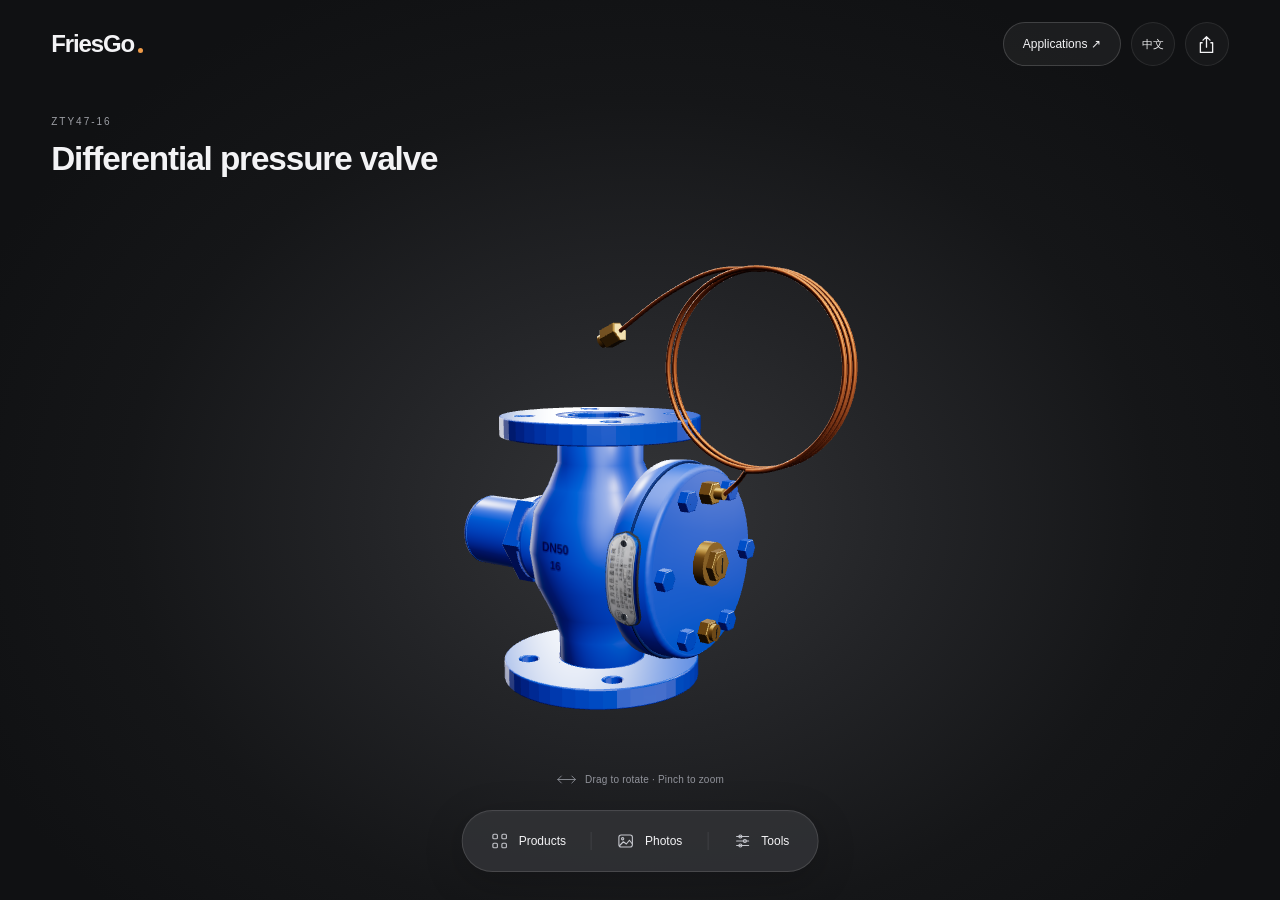
<file: index.html>
<!doctype html>
<html lang="zh-CN">
<head>
<meta charset="utf-8"><meta name="viewport" content="width=device-width,initial-scale=1,viewport-fit=cover">
<meta name="theme-color" content="#101113"><meta name="description" content="Explore FriesGo industrial valves in interactive 3D. Rotate, zoom and view product photos."><title>FriesGo · 三维产品</title>
<link rel="stylesheet" href="product.css?v=release-20477fec5de5">
<script>const u=new URL(location.href);if(!u.searchParams.has("product"))u.searchParams.set("product","dp");if(!u.searchParams.has("lang"))u.searchParams.set("lang",(()=>{try{return localStorage.getItem("friesgo-language")||"en"}catch(_){return "en"}})());history.replaceState(null,"",u);</script>
<script type="module" src="src/product-viewer.min.js?v=release-20477fec5de5"></script>
<script type="module" src="customer-ui.js?v=release-20477fec5de5"></script>
</head>
<body>
<header class="product-header">
<a class="brand" href="index.html" aria-label="FriesGo 3D products">FriesGo<span class="brand-dot" aria-hidden="true"></span></a>
<span id="product-header-label" hidden></span>
<nav class="product-links" aria-label="Navigation"><a id="header-applications" class="applications-entry" href="solutions.html?lang=en">应用方案 ↗</a><button id="language-toggle" class="round-button" aria-label="Switch language">EN</button><button id="share-product" class="round-button" aria-label="分享产品"><svg viewBox="0 0 24 24"><path d="M12 15V3m-4 4 4-4 4 4M7 10H5v11h14V10h-2"/></svg></button></nav>
</header>
<main>
<section class="product-hero" aria-label="阀门三维产品展示">
<div class="hero-copy"><p class="eyebrow" id="product-code">ZTY47-16</p><h1 id="product-title">自力式压差控制阀</h1></div>
<div class="product-stage" id="product-stage">
<img id="customer-poster" class="customer-poster" src="assets/poster-studio-dp.webp" alt="" aria-hidden="true">
<div id="loading" role="status"><span class="spinner"></span><p>正在打开三维产品…</p></div>
<canvas id="product-canvas" tabindex="0" aria-label="阀门三维模型，拖动旋转，双指缩放。"></canvas>
<div class="view-label" hidden><span id="mode-label"></span><span id="cut-label" hidden></span></div>
<div id="part-markers" aria-label="模型部位标注"></div>
<article id="part-detail" class="part-detail" hidden aria-live="polite"><button id="detail-close" class="close-button" aria-label="关闭零件说明">×</button><span id="part-number"></span><h2 id="part-name"></h2><p id="part-copy"></p><small id="part-note"></small></article>
<p class="gesture" id="gesture"><svg viewBox="0 0 24 14"><path d="M2 7h20M6 3 2 7l4 4m12-8 4 4-4 4"/></svg><span id="gesture-text">单指旋转 · 双指缩放</span></p>
<div class="stage-controls">
<div class="view-switch" role="group" aria-label="选择产品视图"><button id="exterior-view" aria-pressed="true">外观</button><button id="section-view" aria-pressed="false">剖面</button></div>
<div class="viewer-dock">
<button id="products-open" aria-haspopup="dialog" aria-controls="products-dialog"><svg viewBox="0 0 24 24"><rect x="3" y="3" width="6" height="6" rx="1.5"/><rect x="15" y="3" width="6" height="6" rx="1.5"/><rect x="3" y="15" width="6" height="6" rx="1.5"/><rect x="15" y="15" width="6" height="6" rx="1.5"/></svg><span id="products-open-label">切换产品</span></button>
<span class="dock-rule"></span>
<button id="photo-open" aria-haspopup="dialog"><svg viewBox="0 0 24 24"><rect x="3" y="4" width="18" height="16" rx="3"/><circle cx="8" cy="9" r="1.5"/><path d="m4 18 5-5 4 3 4-5 4 5"/></svg><span id="photo-open-label">实物照片</span></button>
<span class="dock-rule"></span>
<button id="tools-open" aria-haspopup="dialog" aria-controls="tools-dialog"><svg viewBox="0 0 24 24"><path d="M4 6h16M4 12h16M4 18h16"/><circle cx="9" cy="6" r="2"/><circle cx="15" cy="12" r="2"/><circle cx="9" cy="18" r="2"/></svg><span id="tools-open-label">查看工具</span></button>
</div></div>
<p id="render-error" role="alert" hidden><span id="error-copy">3D is unavailable. Please try Safari or Chrome.</span><button id="retry-model">重新加载</button></p>
</div></section>
</main>
<dialog id="products-dialog" class="sheet" aria-labelledby="products-title"><div class="sheet-heading"><div><p class="sheet-eyebrow">FRIESGO / COLLECTION</p><h2 id="products-title">选择产品</h2></div><button class="close-button" data-close="products-dialog" aria-label="关闭">×</button></div><nav class="product-family" aria-label="选择阀门产品"><button data-product="flow" data-index="01" aria-pressed="false">自力式流量控制阀</button><button data-product="dp" data-index="02" aria-pressed="true">自力式压差控制阀</button><button data-product="balance" data-index="03" aria-pressed="false">数字锁定平衡阀</button></nav></dialog>
<dialog id="tools-dialog" class="sheet tools-sheet" aria-labelledby="tools-title"><div class="sheet-heading"><div><p class="sheet-eyebrow">FRIESGO / VIEWER</p><h2 id="tools-title">查看工具</h2></div><button class="close-button" data-close="tools-dialog" aria-label="关闭">×</button></div>
<div class="tool-grid"><button id="toggle-parts" class="tool-button" aria-pressed="false" aria-label="显示部位标注"><svg viewBox="0 0 24 24"><circle cx="12" cy="12" r="8"/><path d="M12 8v8M8 12h8"/></svg><span class="mobile-control-label">部位标注</span></button><button id="auto-rotate" class="tool-button" aria-pressed="false" aria-label="自动旋转"><svg viewBox="0 0 24 24"><path d="M19 8A8 8 0 1 0 20 14M19 3v5h-5"/></svg><span class="mobile-control-label">自动旋转</span></button><button id="reset-product" class="tool-button" aria-label="恢复默认视角"><svg viewBox="0 0 24 24"><path d="M9 4H4v5M15 4h5v5M4 15v5h5M20 15v5h-5"/></svg><span class="mobile-control-label">恢复视角</span></button></div>
<div class="tool-actions"><button id="save-view">保存当前视图 ↗</button><button id="about-open">产品与模型说明 →</button><a id="section-download" href="assets/flow-cad/自力式流量控制阀_A-A剖面.png" download>下载剖面图 ↗</a><button id="export-model" hidden></button></div>
</dialog>
<dialog id="about-dialog" class="sheet" aria-labelledby="about-title"><div class="sheet-heading"><div><p class="sheet-eyebrow">FRIESGO / PRODUCT</p><h2 id="about-title">产品说明</h2></div><button class="close-button" data-close="about-dialog" aria-label="关闭">×</button></div><p class="intro" id="product-subtitle"></p><p class="view-summary" id="view-summary"></p><details class="model-basis" id="flow-basis"><summary>模型说明</summary><p class="customer-basis-copy"></p></details><details class="model-basis" id="photo-basis" hidden><summary>模型说明</summary><p class="customer-basis-copy"></p><p id="photo-source-note" hidden></p></details><a class="customer-applications" id="applications-link" href="solutions.html">查看建筑应用方案 →</a></dialog>
<dialog id="photo-dialog" class="photo-dialog" aria-labelledby="photo-dialog-title"><button id="photo-close" class="close-button" aria-label="关闭实物参考">×</button><h2 id="photo-dialog-title">实物参考</h2><p id="photo-dialog-note"></p><div class="photo-surface"><img id="product-photo" data-src="assets/photo-dp.jpg" loading="lazy" decoding="async" alt="阀门多视角实物照片"></div></dialog>
<dialog id="share-dialog" class="sheet" aria-labelledby="share-title"><div class="sheet-heading"><h2 id="share-title">分享产品</h2><button class="close-button" data-close="share-dialog" aria-label="关闭">×</button></div><p id="share-copy">复制链接，分享当前产品。</p><label id="share-url-label" for="share-url">产品链接</label><input id="share-url" readonly><button id="copy-link" class="primary-button">复制链接</button></dialog>
<p id="ui-status" role="status" aria-live="polite" hidden></p>
<noscript>此三维展示需要启用 JavaScript。<a href="assets/photo-dp.jpg">查看产品照片</a></noscript>
</body></html>
</file>
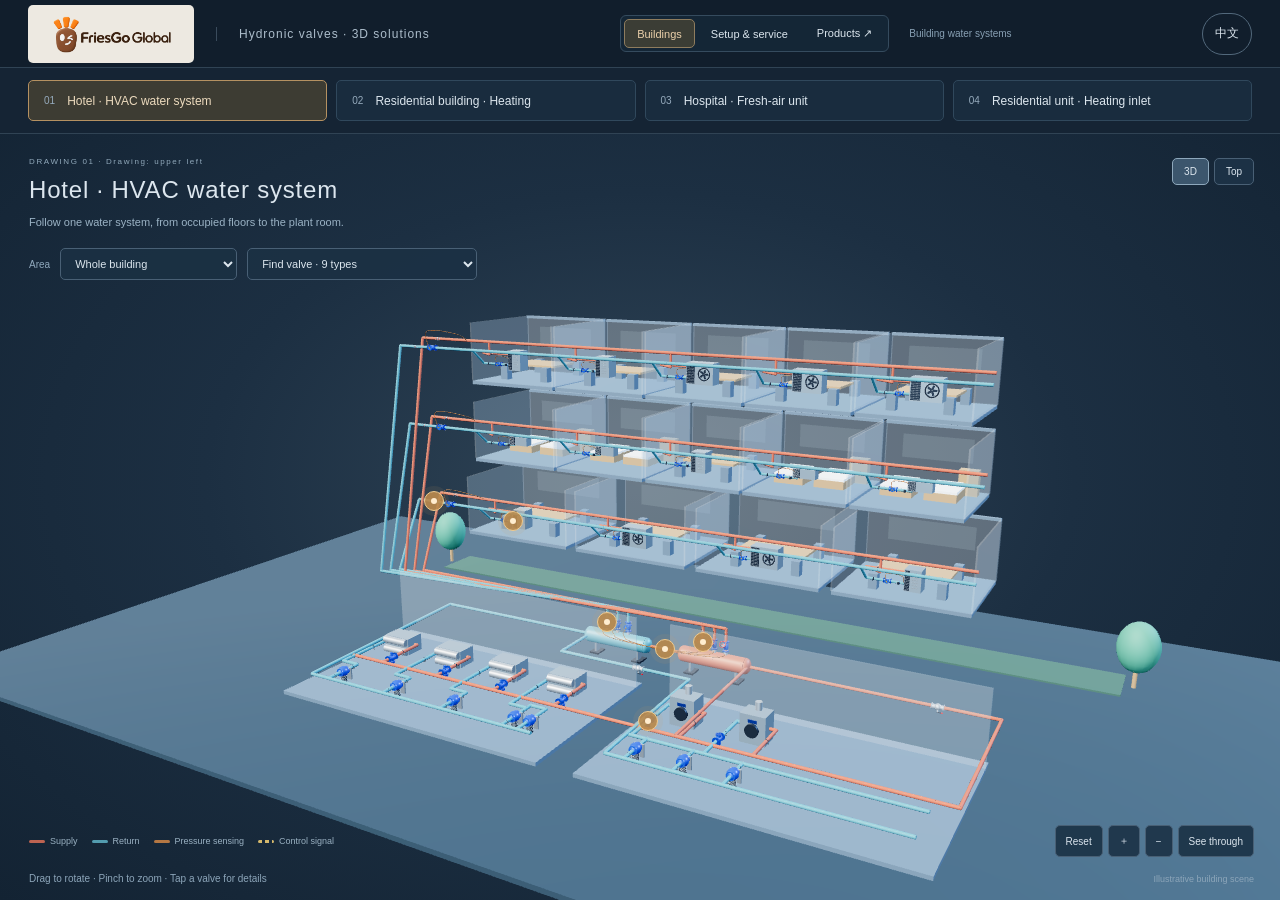
<file: solutions.html>
<!doctype html><html lang="zh-CN"><head><meta charset="utf-8"><meta name="viewport" content="width=device-width,initial-scale=1,viewport-fit=cover"><meta name="theme-color" content="#142131"><title>FriesGo · 建筑水系统三维方案</title><link rel="stylesheet" href="style.css"><link rel="stylesheet" href="solutions-mobile.css?v=release-20477fec5de5"><script defer src="solutions-i18n.js?v=release-20477fec5de5"></script><link rel="stylesheet" href="workbench.css?v=release-20477fec5de5"><script type="module" src="src/solutions.min.js?v=release-20477fec5de5"></script><style>#building-drawing,#drawing-open{display:none!important}</style></head><body>
<header><div class="brand"><img src="assets/friesgo-logo.png" alt="FriesGo Global"><span>水系统阀门 · 三维方案</span></div><div class="mode-switch"><button data-mode="schemes" aria-pressed="true">场景与调试</button><button data-mode="products" aria-pressed="false">三种阀门详看</button></div><span class="local-badge">建筑水系统 · 方案展示</span></header>
<nav id="scheme-nav" aria-label="四个原图方案"></nav><nav id="product-nav" aria-label="三种实拍阀门" hidden></nav>
<main><section class="stage" aria-label="三维交互场景"><div class="stage-title"><div class="eyebrow" id="stage-kicker">DRAWING 04 · 原图右下</div><h1 id="stage-title">供暖单元入口方案</h1><p id="stage-subtitle"></p></div><div class="view-tools" aria-label="三维视角"><button data-view="iso" aria-pressed="true">立体</button><button data-view="front" aria-pressed="false">正面</button><button data-view="back" aria-pressed="false">背面</button><button data-view="top" aria-pressed="false">俯视</button><button data-view="side" aria-pressed="false">侧面</button></div>
<div id="viewport"><canvas id="scene" tabindex="0" aria-label="拖动旋转，滚轮或双指缩放，点击部件；方向键旋转，加减键缩放，Home 恢复视角。"></canvas><div id="labels"></div><div id="scene-error" role="alert" hidden><strong>当前浏览器未能启动三维显示。</strong><p>可以先查看实物照片，或使用支持 WebGL 的 Safari / Chrome 打开。</p><a href="assets/photo-dp.jpg">查看阀门实物照片 ↗</a><a href="index.html">返回产品展示 ↗</a></div></div>
<div class="zones" id="zones" aria-label="放大查看区域"></div><div class="stage-bottom"><div id="legend" class="legend"><span><i class="supply"></i>供水</span><span><i class="return"></i>回水</span><span><i class="pressure"></i>导压</span><span><i class="control-line"></i>控制信号</span></div><div class="tools"><button id="reset">复位</button><button id="zoom-in" aria-label="放大">＋</button><button id="zoom-out" aria-label="缩小">−</button><button id="label-toggle" aria-pressed="true">标注</button><button id="shell-toggle" aria-pressed="false">外壳透视</button></div></div><p class="help">拖动旋转 · 滚轮缩放 · 点金色圆点或阀门看用途和实拍</p><div id="selection-status" aria-live="polite"></div>
</section>
<aside aria-label="详细说明"><div class="aside-head"><span class="eyebrow" id="aside-kicker">SOLUTION DETAILS</span><span id="item-counter"></span></div><h2 id="aside-title"></h2><p id="aside-description" class="description"></p><ul id="facts" class="facts"></ul><div class="list-heading"><h3 id="list-title">部件清单</h3><button id="overview">整体总览</button></div><div id="part-list" class="part-list"></div><div id="instance-area" hidden><label for="instances">选择具体位置</label><select id="instances"></select><button id="focus-selected">放大此处</button></div><section class="detail-block"><p class="eyebrow" id="detail-kicker">CONNECTION OVERVIEW</p><h3 id="detail-title"></h3><p id="detail-copy"></p><p id="model-reference"></p><button id="inspect-product" hidden>进入该阀实物详看 ↗</button></section>
<button id="photo-card" class="photo-card" hidden><img id="photo-thumb" alt="该阀六视图实拍参考"><span>查看六视图实拍 ↗</span></button>
<div id="explode-control" class="control" hidden><label for="explode">外部组件展开<span id="explode-value">0%</span></label><input type="range" id="explode" min="0" max="100" value="0"><p>展开法兰、端盖、调节端等外部件；内部阀芯未推测建模。</p></div>
<div class="control" id="display-controls"><label class="check"><input type="checkbox" id="isolate-zone" checked>局部仅看当前区域</label><label class="check"><input type="checkbox" id="pressure-lines" checked>显示导压管</label><label class="check"><input type="checkbox" id="control-lines" checked>显示控制信号</label><label class="check"><input type="checkbox" id="flow">流向示意（按常规读图推定）</label></div><button id="drawing-open" class="source-button">查看当前原图 ↗</button><p class="accuracy" id="accuracy-note"></p></aside>
<section id="guide" aria-label="连接讲解"><div class="guide-top"><button id="play" class="primary">▶ 播放连接讲解</button><div><strong id="step-title"></strong><p id="step-copy"></p></div><span class="guide-note">选择步骤可直接定位</span></div><div id="steps" class="steps"></div></section></main>
<dialog id="reference-dialog"><div class="dialog-head"><div><div class="eyebrow" id="dialog-kicker">SOURCE REFERENCE</div><h2 id="dialog-title">原图对照</h2></div><button id="dialog-close" aria-label="关闭对照">×</button></div><p id="dialog-caption"></p><div class="image-controls"><button id="image-smaller">−</button><button id="image-larger">＋</button><button id="image-reset">适合宽度</button><span>可放大并滚动查看文字与符号</span></div><div class="image-scroll"><img id="reference-image" alt="原始图纸或用户提供的阀门实拍照片"></div></dialog><noscript>请启用 JavaScript。</noscript></body></html>
</file>
<file: product.css>
/* Product studio: one full-screen stage, progressive disclosure, touch-first controls. */
:root{color-scheme:dark;--paper:#101113;--ink:#f3f3f5;--muted:#a2a3a8;--line:#ffffff16;--panel:#242528;--safe-bottom:env(safe-area-inset-bottom,0px)}
*{box-sizing:border-box}[hidden]{display:none!important}html,body{margin:0;width:100%;height:100%;overflow:hidden}body{background:var(--paper);color:var(--ink);font-family:-apple-system,BlinkMacSystemFont,"PingFang SC","Microsoft YaHei",sans-serif;-webkit-font-smoothing:antialiased}button,a{-webkit-tap-highlight-color:transparent}button{font:inherit;color:inherit;cursor:pointer;touch-action:manipulation}button:disabled{opacity:.4;cursor:wait}a{color:inherit;text-decoration:none}button:focus-visible,a:focus-visible,summary:focus-visible,canvas:focus-visible,input:focus-visible{outline:2px solid #a7ceff;outline-offset:4px}svg{width:21px;height:21px;fill:none;stroke:currentColor;stroke-width:1.5;stroke-linecap:round;stroke-linejoin:round;flex:none}
.product-header{position:absolute;inset:0 0 auto;height:88px;padding:env(safe-area-inset-top,0px) clamp(24px,4vw,64px) 0;display:flex;align-items:center;justify-content:space-between;gap:16px;z-index:10;pointer-events:none}.product-header a,.product-header button{pointer-events:auto}.brand{display:inline-flex;align-items:baseline;font-size:24px;font-weight:700;letter-spacing:-1.1px;min-height:44px;align-items:center}.brand-dot{width:5px;height:5px;border-radius:50%;background:#ef9b48;margin:12px 0 0 4px}.product-links{display:flex;align-items:center;gap:10px}.applications-entry{min-height:44px;padding:0 19px;border:1px solid #ffffff29;border-radius:28px;background:#ffffff0d;display:flex;align-items:center;font-size:12px;font-weight:500;transition:background .2s}.applications-entry:hover{background:#ffffff21}.round-button{width:44px;height:44px;display:grid;place-items:center;background:#ffffff08;border:1px solid var(--line);border-radius:50%;font-size:11px;font-weight:550}.round-button:hover{background:#ffffff1a}
main,.product-hero,.product-stage{position:absolute;inset:0}.product-hero{isolation:isolate;height:100vh;height:100dvh}.product-stage{overflow:hidden;background:radial-gradient(ellipse at 50% 57%,#343538 0,#232427 30%,#151618 57%,#101113 80%)}.hero-copy{position:absolute;top:116px;left:clamp(24px,4vw,64px);right:24px;z-index:2;pointer-events:none;max-width:630px}.eyebrow{color:#9d9fa5;font-size:10px;font-weight:500;letter-spacing:2px;margin:0 0 12px}h1{font-size:clamp(25px,2.6vw,38px);font-weight:550;letter-spacing:-1.1px;line-height:1.22;margin:0;text-wrap:balance}.product-stage canvas{display:block;position:absolute;inset:0;width:100%;height:100%;touch-action:none;cursor:grab;outline-offset:-5px}.product-stage canvas:active{cursor:grabbing}.customer-poster{position:absolute;left:0;top:0;width:100%;height:100%;object-fit:contain;opacity:.85;pointer-events:none}body[data-cad-ready=true] .customer-poster{display:none}.stage-controls{position:absolute;left:50%;bottom:calc(28px + var(--safe-bottom));transform:translateX(-50%);display:flex;flex-direction:column;align-items:center;gap:14px;z-index:5}.viewer-dock{display:flex;align-items:center;gap:6px;border-radius:40px;padding:6px 9px;background:#303134ed;border:1px solid #ffffff20;box-shadow:0 2px 2px #ffffff04 inset,0 10px 40px #0003}.viewer-dock button{border:0;border-radius:28px;background:transparent;min-height:48px;padding:0 19px;display:flex;align-items:center;gap:10px;white-space:nowrap;font-size:12px;font-weight:500}.viewer-dock button:hover{background:#ffffff0f}.viewer-dock svg{width:18px;height:18px;color:#c3c5cb}.dock-rule{width:1px;height:18px;background:#ffffff17}.view-switch{display:flex;padding:4px;border:1px solid #ffffff1a;border-radius:24px;background:#232427e8}.view-switch button{border:0;background:none;border-radius:20px;padding:9px 23px;min-height:40px;font-size:11px;color:#a1a3a9}.view-switch button[aria-pressed=true]{background:#e7e8eb;color:#202124}.view-switch button:hover{color:var(--ink)}.view-switch button[aria-pressed=true]:hover{color:#202124}body[data-product-source=photos] .view-switch{display:none}.gesture{position:absolute;left:50%;bottom:calc(114px + var(--safe-bottom));transform:translateX(-50%);display:flex;align-items:center;gap:8px;color:#92949c;font-size:10px;letter-spacing:.2px;pointer-events:none;white-space:nowrap;margin:0;transition:opacity .25s}.gesture svg{width:21px;height:13px;stroke-width:1}body[data-product-source=cad] .gesture{bottom:calc(177px + var(--safe-bottom))}body[data-interacted=true] .gesture{opacity:0}
#part-markers{position:absolute;inset:0;pointer-events:none;z-index:3}body:not([data-annotations=true]) #part-markers,body[data-transition=true] #part-markers{visibility:hidden}.marker{position:absolute;transform:translate(-50%,-50%);border:1px solid #ffffffa0;background:#24262bee;color:#fff;border-radius:24px;min-width:36px;height:36px;display:flex;align-items:center;justify-content:center;padding:0;box-shadow:0 3px 14px #0003;pointer-events:auto;font-size:10px}.marker b{width:35px;flex-shrink:0;font-weight:500}.marker>span{max-width:0;overflow:hidden;white-space:nowrap;font-size:11px;transition:max-width .2s}.marker:hover>span,.marker[aria-pressed=true]>span{max-width:190px;padding:0 13px 0 4px}.marker[aria-pressed=true]{background:#e7e8eb;color:#17181a}.part-detail{position:absolute;left:clamp(24px,4vw,64px);bottom:calc(130px + var(--safe-bottom));width:300px;max-height:50%;overflow:auto;overscroll-behavior:contain;touch-action:pan-y;padding:25px;border:1px solid #ffffff20;background:#25262af5;border-radius:22px;box-shadow:0 12px 40px #0003;z-index:6}.part-detail>span{font-size:8px;letter-spacing:1.5px;color:#a4a6ae}.part-detail h2{font-size:20px;font-weight:550;line-height:1.3;margin:14px 12px 12px 0}.part-detail p{font-size:12px;line-height:1.85;color:#d0d1d6;margin:0 0 14px}.part-detail small{font-size:10px;line-height:1.7;color:#91939c;display:block}.close-button{border:0;border-radius:50%;background:#ffffff0b;width:40px;height:40px;flex:none;display:grid;place-items:center;color:#b6b7be;font-size:26px;line-height:1;font-weight:300}.close-button:hover{background:#ffffff17;color:#fff}.part-detail>.close-button{position:absolute;right:8px;top:7px;width:36px;height:36px}
#loading{position:absolute;inset:0;z-index:7;display:flex;align-items:center;justify-content:flex-end;padding-bottom:124px;flex-direction:column;gap:4px;font-size:11px;color:#a3a5ad;pointer-events:none;background:#14151733}.spinner{width:22px;height:22px;border:1.5px solid #ffffff15;border-top-color:#c3c9d2;border-radius:50%;animation:spin 1s linear infinite}@keyframes spin{to{transform:rotate(360deg)}}#render-error{position:absolute;left:50%;top:50%;transform:translate(-50%,-50%);background:#28292e;padding:24px;border:1px solid var(--line);border-radius:20px;width:min(390px,88%);font-size:13px;line-height:1.8;z-index:8}#render-error button,.primary-button{display:block;border:0;border-radius:24px;background:#ededf0;color:#202124;padding:13px 22px;font-size:12px;font-weight:550;min-height:44px}#render-error button{margin-top:18px}
dialog{color:var(--ink);background:var(--panel);border:1px solid #ffffff1e;border-radius:26px;box-shadow:0 24px 100px #0006;padding:28px;max-height:calc(100dvh - 40px);overscroll-behavior:contain}dialog::backdrop{background:#0009;backdrop-filter:blur(6px);-webkit-backdrop-filter:blur(6px)}dialog h2{font-size:23px;font-weight:550;letter-spacing:-.6px;line-height:1.25;margin:0}dialog p{font-size:12px;line-height:1.8;color:#a9abb4}.sheet{position:fixed;inset:auto 0 calc(24px + var(--safe-bottom));margin:0 auto;width:min(460px,calc(100% - 32px));padding:28px}.sheet-heading{display:flex;align-items:center;justify-content:space-between;gap:12px;margin-bottom:25px}.sheet-eyebrow{font-size:8px;letter-spacing:1.6px;color:#999ba4;margin:0 0 10px}.product-family{display:flex;flex-direction:column;gap:4px}.product-family button{position:relative;background:transparent;border:1px solid transparent;color:#b9bbc3;text-align:left;padding:19px 38px 19px 46px;border-radius:14px;min-height:64px;font-size:14px;line-height:1.4}.product-family button::before{content:attr(data-index);position:absolute;left:16px;top:23px;color:#71747e;font-size:9px;letter-spacing:.5px}.product-family button[aria-pressed=true]{border-color:#ffffff17;background:#ffffff08;color:#fff}.product-family button[aria-pressed=true]::after{content:"✓";position:absolute;right:17px;color:#c7d8f0}.product-family button:hover{background:#ffffff0a}.tool-grid{display:grid;grid-template-columns:repeat(3,1fr);gap:8px}.tool-button{display:flex;align-items:center;justify-content:center;flex-direction:column;gap:13px;background:#ffffff05;border:1px solid #ffffff0c;border-radius:15px;min-height:90px;padding:12px 5px;color:#c6c8d0}.tool-button svg{width:23px;height:23px}.tool-button span{font-size:11px}.tool-button[aria-pressed=true]{background:#d6e8ff16;border-color:#a3c7f548;color:#e1edff}.tool-button:hover{background:#ffffff0d}.tool-actions{display:flex;flex-direction:column;margin-top:24px;border-top:1px solid var(--line);padding-top:8px}.tool-actions button,.tool-actions a{font:inherit;text-align:left;background:none;border:0;color:#bcbec7;font-size:12px;padding:15px 2px;min-height:46px}.tool-actions button:hover,.tool-actions a:hover{color:#fff}.intro{font-size:15px;line-height:1.85;color:#e1e2e7;margin:0 0 25px}.view-summary{font-size:11px;color:#a4a6af;padding:16px 0;border-top:1px solid var(--line)}.model-basis{font-size:11px;color:#a9abb4;line-height:1.8}.model-basis summary{cursor:pointer;min-height:44px;display:flex;align-items:center;gap:8px}.model-basis summary::before{content:"+";font-size:16px}.model-basis[open] summary::before{content:"−"}.model-basis p{margin-top:0}.customer-applications{display:block;font-size:12px;border-top:1px solid var(--line);padding:21px 0 2px;margin-top:14px;color:#e2e3e8}.photo-dialog{width:min(1000px,calc(100% - 32px));padding:28px}.photo-dialog>.close-button{position:absolute;right:13px;top:13px}.photo-dialog h2{margin-right:30px}.photo-dialog p{margin:13px 30px 20px 0;max-width:750px}.photo-surface{border-radius:12px;overflow:hidden;background:#fff}.photo-dialog img{max-width:100%;max-height:66dvh;object-fit:contain;display:block;margin:auto}#share-url-label{display:block;font-size:10px;color:#999ba5;margin:20px 0 8px}#share-url{width:100%;font:inherit;font-size:12px;border:1px solid #ffffff20;border-radius:10px;padding:14px;background:#18191c;color:#dddfe6}#copy-link{margin-top:16px;width:100%}#ui-status{position:fixed;left:50%;top:100px;transform:translateX(-50%);background:#e7e8eb;color:#22242a;border-radius:22px;padding:13px 20px;font-size:12px;z-index:100;box-shadow:0 5px 25px #0004;white-space:nowrap}noscript{position:absolute;z-index:20;top:40%;left:10%;right:10%;padding:20px;background:#242528;font-size:14px}
@media(min-width:1000px){.sheet{inset:auto 36px 28px auto;margin:0}.hero-copy{max-width:550px}.photo-dialog{max-height:90dvh}}
@media(max-width:700px){.product-header{height:calc(72px + env(safe-area-inset-top,0px));padding:env(safe-area-inset-top,0px) 20px 0;gap:8px}.brand{font-size:21px}.product-links{gap:7px}.applications-entry{padding:0 13px;font-size:11px;min-height:40px}.round-button{width:40px;height:40px}.round-button svg{width:18px;height:18px}.hero-copy{top:calc(106px + env(safe-area-inset-top,0px));left:26px;right:26px;max-width:390px}.eyebrow{font-size:9px;margin-bottom:12px;letter-spacing:1.8px}h1{font-size:27px;letter-spacing:-.8px;line-height:1.25;max-width:340px}.stage-controls{bottom:calc(22px + var(--safe-bottom));gap:12px}.viewer-dock{gap:0;padding:5px 7px}.viewer-dock button{font-size:11px;gap:7px;min-height:48px;padding:0 15px}.viewer-dock svg{width:17px;height:17px}.gesture{bottom:calc(104px + var(--safe-bottom));font-size:9px}.gesture svg{width:19px}.view-switch button{min-height:36px;padding:8px 22px}body[data-product-source=cad] .gesture{bottom:calc(164px + var(--safe-bottom))}.part-detail{left:16px;right:16px;bottom:calc(101px + var(--safe-bottom));width:auto;max-height:min(45%,300px);padding:23px}.part-detail h2{font-size:19px}.marker:hover>span,.marker[aria-pressed=true]>span{max-width:0;padding:0}.sheet{padding:25px 22px;border-radius:24px;bottom:calc(16px + var(--safe-bottom));max-height:calc(100dvh - 32px - var(--safe-bottom))}.photo-dialog{padding:25px 18px;border-radius:22px;width:calc(100% - 24px)}.photo-dialog h2{font-size:20px}.photo-dialog p{font-size:11px}.photo-dialog img{height:auto;width:100%;max-height:68dvh}}
@media(max-height:700px) and (orientation:portrait){.hero-copy{top:90px}h1{font-size:24px}.eyebrow{margin-bottom:8px}.stage-controls{bottom:calc(14px + var(--safe-bottom))}.gesture{bottom:calc(94px + var(--safe-bottom))}body[data-product-source=cad] .gesture{bottom:calc(154px + var(--safe-bottom))}}
@media(orientation:landscape) and (max-height:520px){.product-header{height:64px;padding-left:24px;padding-right:24px}.hero-copy{top:90px;left:26px;max-width:230px;right:auto}h1{font-size:24px}.eyebrow{font-size:8px}.stage-controls{left:67%;bottom:16px;gap:8px}.viewer-dock button{min-height:40px;font-size:10px;padding:0 13px}.viewer-dock{padding:4px 6px}.view-switch button{min-height:32px;padding:7px 19px}.gesture{left:67%;bottom:85px;font-size:9px}body[data-product-source=cad] .gesture{bottom:134px}.part-detail{left:18px;bottom:18px;max-height:calc(100% - 88px);width:255px;padding:20px}.part-detail h2{font-size:17px}.part-detail p{font-size:11px}.sheet{inset:auto 18px 16px auto;margin:0;width:365px;max-height:calc(100dvh - 32px);padding:20px}.sheet-heading{margin-bottom:15px}.tool-button{min-height:72px}.tool-actions{margin-top:13px}.tool-actions button,.tool-actions a{min-height:40px;padding:12px 2px}.product-family button{min-height:55px;padding-top:16px;padding-bottom:16px}.product-family button::before{top:20px}}
@media(prefers-reduced-motion:reduce){*,*::before,*::after{animation-duration:.01ms!important;transition-duration:.01ms!important}}
</file>
<file: style.css>
:root{color-scheme:dark;font-family:-apple-system,BlinkMacSystemFont,"PingFang SC","Microsoft YaHei",sans-serif;color:#dce6ee;background:#142131}*{box-sizing:border-box}[hidden]{display:none!important}body{margin:0}button,select{font:inherit;color:inherit}button{cursor:pointer;border:1px solid #496075;border-radius:5px;background:#23394b;padding:8px 12px}button:hover{border-color:#c1a17b;background:#344a5d}button:focus-visible,select:focus-visible{outline:2px solid #e0b178;outline-offset:3px}header{height:68px;display:flex;align-items:center;gap:22px;padding:0 28px;background:#111e2c;border-bottom:1px solid #304354}.brand{display:flex;gap:22px;align-items:center}.brand img{width:166px;padding:4px 8px;border-radius:5px;background:#ede9e1}.brand span{font-size:12px;letter-spacing:1px;color:#acbdcb;border-left:1px solid #3a4b5c;padding-left:22px}.mode-switch{display:none}.local-badge{margin-left:auto;font-size:10px;color:#88a0b4}#building-drawing{font-size:11px;background:transparent;border-color:#40586c;padding:7px 14px}#scheme-nav{height:66px;display:flex;gap:9px;padding:12px 28px;background:#152434;border-bottom:1px solid #304354}#scheme-nav button{flex:1;display:flex;align-items:center;gap:12px;text-align:left;font-size:12px;background:#192c3e;border-color:#30485c;padding:10px 15px}#scheme-nav button[aria-pressed=true]{background:#3d3c33;border-color:#b59161;color:#eddbbe}#scheme-nav small{color:#95aabc;font-size:10px}#scheme-nav button>span{display:none}#product-nav,#legacy-aside,#guide,#zones{display:none!important}main{display:block}.stage{position:relative;width:100%;height:calc(100vh - 134px);height:calc(100dvh - 134px);min-height:430px;overflow:hidden;background:radial-gradient(ellipse at 50% 45%,#304557 0%,#1c2f42 48%,#132333 100%)}#viewport{position:absolute;inset:0}canvas{display:block;width:100%;height:100%;touch-action:none}.stage-title{position:absolute;left:29px;top:23px;z-index:2;pointer-events:none}.eyebrow{font-size:8px;letter-spacing:1.6px;color:#91a9bb;margin-bottom:8px}.stage-title h1{font-size:24px;font-weight:500;letter-spacing:.8px;margin:0 0 7px}.stage-title p{font-size:11px;line-height:1.8;color:#9bb3c5;margin:0}.view-tools{position:absolute;top:24px;right:26px;display:flex;gap:5px;z-index:3}.view-tools button{font-size:10px;padding:7px 11px;background:#1d3448e6}.view-tools button[aria-pressed=true]{border-color:#8ea8bc;background:#3c566d}.view-tools [data-view=front],.view-tools [data-view=back],.view-tools [data-view=side]{display:none}#building-toolbar{position:absolute;left:29px;top:114px;z-index:5;display:flex;align-items:center;gap:10px}#building-toolbar label{font-size:10px;color:#8fa8bc}#building-area{font-size:11px;min-width:142px;border:1px solid #496075;background:#1b3144e8;border-radius:5px;padding:8px 26px 8px 10px}#building-home{font-size:10px;background:#1b3144e8;padding:8px 10px}body[data-building-view=all] #building-home{display:none}.stage-bottom{position:absolute;left:29px;right:26px;bottom:43px;z-index:4;display:flex;align-items:center;justify-content:space-between;gap:14px;pointer-events:none}.legend{display:flex;gap:14px;flex-wrap:wrap;font-size:9px;color:#9ab1c2}.legend span{display:flex;align-items:center;gap:5px}.legend i{width:16px;height:3px;border-radius:2px}.supply{background:#bd6351}.return{background:#539caf}.pressure{background:#b47743}.control-line{background:repeating-linear-gradient(90deg,#d5b96c 0 4px,transparent 4px 7px)}.tools{display:flex;gap:5px;pointer-events:auto}.tools button{font-size:10px;background:#1b3246e8;padding:8px 10px}.tools button[aria-pressed=true]{border-color:#bd9a6e;color:#e3c59e}#label-toggle{display:none}.help{position:absolute;left:29px;bottom:16px;font-size:10px;color:#8ca5b9;margin:0;pointer-events:none}#selection-status{position:absolute;right:26px;bottom:16px;font-size:9px;color:#8ca5b9;pointer-events:none}#labels{display:none!important}#building-markers{position:absolute;inset:0;pointer-events:none;overflow:hidden}.building-dot{position:absolute;transform:translate(-50%,-50%);width:20px;height:20px;padding:0;border:1px solid #efca8e;background:#b8894ceb;border-radius:50%;pointer-events:auto;box-shadow:0 0 0 5px #d1a26318;z-index:4}.building-dot::after{content:'';position:absolute;inset:6px;background:#ffedcf;border-radius:50%}.building-dot span{display:none;position:absolute;bottom:29px;left:50%;transform:translateX(-50%);white-space:nowrap;font-size:10px;border:1px solid #9f865f;background:#233749ed;padding:5px 8px;border-radius:4px}.building-dot:hover span,.building-dot:focus-visible span,.building-dot[aria-pressed=true] span{display:block}.building-dot[aria-pressed=true]{background:#f0c486;box-shadow:0 0 0 5px #e1bb7640}#building-card{position:absolute;right:26px;top:104px;width:286px;max-height:calc(100% - 182px);z-index:7;border:1px solid #64758a;border-radius:9px;background:#142838f2;box-shadow:0 12px 40px #06111d55;padding:22px;overflow-y:auto;backdrop-filter:blur(12px)}#building-close{position:absolute;right:10px;top:8px;border:0;background:none;padding:0 5px;font-size:22px;color:#9ab1c4}#building-location{font-size:10px;line-height:1.6;color:#c8a673;margin:0 22px 9px 0}#building-name{font-size:19px;font-weight:500;line-height:1.5;margin:0 0 10px;color:#e1edf5}#building-reason{font-size:12px;line-height:1.9;color:#b6cad9;margin:0 0 15px}#building-photo{padding:0;width:100%;overflow:hidden;border:1px solid #607384;border-radius:5px;background:#fff}#building-photo>span{display:block;height:165px;background-size:300% 200%;background-position:left top;background-repeat:no-repeat;background-color:#fff}#building-photo small{display:block;background:#20394c;padding:8px 10px;font-size:9px;color:#b4c9d9;text-align:left}#building-photo-note{font-size:9px;line-height:1.8;margin:9px 0 0;color:#8fa8bc}dialog{width:min(1160px,95vw);max-height:94dvh;border:1px solid #597185;border-radius:9px;background:#182c3e;color:#dbe8f0;padding:22px}dialog::backdrop{background:#04101be6}.dialog-head{display:flex;align-items:center;justify-content:space-between;gap:12px}.dialog-head h2{font-size:20px;font-weight:500;margin:0}.dialog-head button{font-size:23px;padding:1px 10px}.dialog-head .eyebrow{margin-bottom:5px}dialog>p{font-size:11px;color:#a8bdcd;line-height:1.8}.image-controls{display:flex;align-items:center;gap:6px;margin:12px 0}.image-controls button{font-size:10px;padding:6px 12px}.image-controls span{font-size:10px;color:#91aabd;margin-left:auto}.image-scroll{max-height:66dvh;overflow:auto;background:#fff;border-radius:4px}.image-scroll img{display:block;width:100%;max-width:none}#scene-error{position:absolute;inset:40% 15% auto;padding:20px;background:#233b4f;font-size:14px;line-height:1.8}
@media(max-width:800px){header{height:59px;padding:0 16px;gap:12px}.brand img{width:130px}.brand span,.local-badge{display:none}#building-drawing{margin-left:auto;font-size:10px}#scheme-nav{height:94px;padding:9px 16px;display:grid;grid-template-columns:1fr 1fr;gap:6px}#scheme-nav button{font-size:10px;padding:8px 9px;gap:8px}#scheme-nav small{font-size:8px}.stage{height:calc(100vh - 153px);height:calc(100dvh - 153px);min-height:430px}.stage-title{left:18px;top:20px}.stage-title h1{font-size:20px}.stage-title p{font-size:10px;max-width:calc(100vw - 40px)}.eyebrow{font-size:7px}.view-tools{right:17px;top:99px}.view-tools button{font-size:9px;padding:7px 9px}#building-toolbar{left:18px;top:99px;gap:6px}#building-toolbar label{display:none}#building-area{font-size:10px;min-width:120px;padding:7px 20px 7px 8px}#building-home{font-size:9px;padding:7px}.stage-bottom{left:18px;right:17px;bottom:40px;gap:12px;align-items:flex-end}.legend{gap:7px;font-size:8px;max-width:125px}.legend span{gap:4px}.legend i{width:11px}.tools{gap:4px}.tools button{font-size:9px;padding:8px}.help{left:18px;right:18px;bottom:15px;font-size:9px;line-height:1.6}#selection-status{display:none}#building-card{left:16px;right:16px;top:auto;bottom:84px;width:auto;max-height:275px;padding:17px;display:grid;grid-template-columns:minmax(0,1fr) 105px;gap:0 14px;box-shadow:0 7px 30px #06111d77}#building-location{grid-column:1;font-size:9px;margin-bottom:6px}#building-name{grid-column:1;font-size:17px;margin-bottom:7px}#building-reason{grid-column:1;font-size:11px;margin:0;line-height:1.85}#building-photo{grid-column:2;grid-row:2/4;align-self:start}#building-photo>span{height:93px}#building-photo small{font-size:8px;padding:6px}#building-photo-note{grid-column:1/-1;font-size:8px;margin-top:9px}#building-close{top:5px;right:9px;font-size:21px}.building-dot{width:22px;height:22px}.building-dot::after{inset:7px}.image-controls span{display:none}dialog{padding:15px}.dialog-head h2{font-size:17px}}
/* Names stay discoverable; technical content lives on its own screen. */
#work-pages{display:flex;gap:3px;margin-left:auto;padding:3px;border:1px solid #354b5e;border-radius:6px;background:#142636}#work-pages button{font-size:11px;padding:7px 12px;border-color:transparent;background:transparent;white-space:nowrap}#work-pages button[aria-pressed=true]{background:#3b3d35;border-color:#8e7c5e;color:#ebd0aa}.local-badge{margin-left:8px}#building-valve{max-width:230px;font-size:11px;background:#1b3144ed;border:1px solid #496075;border-radius:5px;padding:8px 26px 8px 10px}#building-hover{position:absolute;transform:translate(-50%,-100%);pointer-events:none;z-index:6;font-size:11px;line-height:1.6;background:#183044ed;border:1px solid #b0956e;color:#eed3ae;padding:6px 10px;border-radius:5px;max-width:260px;white-space:normal;text-align:center}.building-dot span{max-width:270px;white-space:normal;width:max-content;text-align:center;line-height:1.6}#building-care-link{font-size:11px;color:#e2bd8a;background:none;border:0;border-top:1px solid #3a5265;border-radius:0;padding:11px 0 0;margin-top:13px;width:100%;text-align:left}#building-photo>span{height:148px}body[data-page=care] .stage{display:none}#care-page{max-width:1080px;padding:22px 38px 32px;margin:0 auto;background:#142536;min-height:calc(100dvh - 134px)}body[data-page=care]{background:#142536}.care-heading{display:flex;justify-content:space-between;align-items:center;gap:20px;margin-bottom:14px}.care-heading h1{font-size:23px;font-weight:500;line-height:1.5;margin:0}.care-heading .eyebrow{margin:0 0 6px}#care-locate{font-size:11px;white-space:nowrap;background:#203c50;border-color:#597185}.care-selectors{display:grid;grid-template-columns:1fr 1fr;gap:20px;margin-bottom:12px}.care-selectors label{display:flex;align-items:center;gap:12px;font-size:11px;color:#95aec1;white-space:nowrap}.care-selectors select{width:100%;min-width:0;border:1px solid #466074;border-radius:5px;background:#1d3448;padding:9px 12px;font-size:12px;color:#d1e2ee}#care-route{border-left:2px solid #9c825c;padding:3px 0 3px 13px}#care-route>div{display:flex;align-items:baseline;gap:12px;font-size:10px;line-height:1.8}#care-route>div>span{min-width:42px;flex-shrink:0;color:#c0a782}#care-route p{margin:3px 0;color:#acbfce}#care-context{font-size:11px;line-height:1.8;color:#8fa9bd;margin:9px 0 12px}.care-valve-heading{display:flex;align-items:center;justify-content:space-between;gap:20px;min-height:58px;margin-bottom:10px}.care-valve-heading>div>span{font-size:9px;color:#8da6b9}.care-valve-heading h2{font-size:21px;font-weight:500;margin:5px 0 6px}.care-valve-heading p{font-size:10px;line-height:1.7;color:#c0a580;margin:0}#care-photo{position:relative;background:#fff;padding:0;border:1px solid #62778b;border-radius:5px;overflow:hidden;flex-shrink:0}#care-photo>span{display:block;width:98px;height:80px;background-size:300% 200%;background-position:left top;background-repeat:no-repeat}#care-photo small{position:absolute;bottom:0;right:0;left:0;background:#173449ce;color:#d2e0e8;font-size:8px;padding:3px;text-align:center}.care-tabs{display:flex;gap:8px;border-bottom:1px solid #3d5367;margin:0 0 10px}.care-tabs button{padding:10px 22px;font-size:12px;border:0;border-bottom:2px solid transparent;border-radius:0;background:none;color:#8faabc}.care-tabs button[aria-selected=true]{border-bottom-color:#d0a56f;color:#e3c391}#care-intro{font-size:11px;line-height:1.8;color:#9fb7c9;margin:0 0 10px}#care-intro.care-isolation{border-left:2px solid #b68e5b;padding:8px 12px;background:#39372e;color:#d5b98f}#care-steps{list-style:none;counter-reset:care;padding:0;margin:0}#care-steps li{counter-increment:care;position:relative;padding:0 0 11px 36px;margin-bottom:8px;border-bottom:1px solid #2b4255}#care-steps li::before{content:counter(care,decimal-leading-zero);position:absolute;left:0;top:2px;color:#b69770;font-size:11px}#care-steps h3{font-size:13px;line-height:1.7;font-weight:500;margin:0 0 5px;color:#ccdce7}#care-steps p{font-size:12px;line-height:1.8;margin:0;color:#92adc1}#care-page details{border-top:1px solid #3a5063;margin-top:17px;padding-top:14px}#care-page summary{font-size:11px;color:#c4ab87;cursor:pointer}#care-page details p,#care-page details small{font-size:10px;line-height:1.9;color:#91adbf}#care-page details a{display:block;font-size:10px;line-height:1.8;color:#a6cbe1;padding:5px 0;text-decoration:none}#care-page details a:hover{text-decoration:underline}.care-inputs{display:grid;grid-template-columns:repeat(3,1fr);gap:15px;margin:13px 0}.care-inputs label{display:flex;flex-direction:column;gap:8px;font-size:10px;color:#9bb4c7}.care-inputs input{width:100%;min-width:0;color:#deebf2;font-size:13px;background:#203a4f;border:1px solid #4f6b81;border-radius:4px;padding:8px}#care-calc-result{color:#dfbd8e!important;font-size:12px!important}
@media(max-width:1024px){.brand span,.local-badge{display:none}#work-pages{margin-left:auto}header{gap:14px}#building-valve{max-width:215px}}
@media(max-width:800px){header{padding:0 14px;gap:8px}.brand img{width:108px}#work-pages{gap:0;padding:2px;margin-left:auto}#work-pages button{padding:7px 7px;font-size:9px}#building-drawing{margin-left:0;padding:7px 9px;font-size:9px}.view-tools{top:18px;right:16px}#building-toolbar{display:grid;grid-template-columns:minmax(0,1fr) minmax(0,1.2fr);left:18px;right:18px;gap:6px}#building-area{grid-column:1;grid-row:1;min-width:0;width:100%}#building-valve{grid-column:2;grid-row:1;min-width:0;max-width:none;width:100%;font-size:10px;padding:7px 20px 7px 8px}#building-home{grid-column:1/-1;grid-row:2;justify-self:start}#building-care-link{grid-column:1/-1;font-size:10px;padding-top:9px;margin-top:9px}#building-photo>span{height:93px}#care-page{padding:23px 19px 30px;min-height:calc(100dvh - 153px)}.care-heading{align-items:flex-start;gap:12px;margin-bottom:19px}.care-heading h1{font-size:18px}.care-heading .eyebrow{font-size:7px}#care-locate{font-size:9px;padding:8px;max-width:84px;white-space:normal;line-height:1.7}.care-selectors{grid-template-columns:1fr;gap:10px;margin-bottom:16px}.care-selectors label{font-size:10px;gap:12px}.care-selectors select{font-size:11px;padding:9px}#care-route>div{align-items:flex-start;gap:8px}#care-route p{font-size:10px;line-height:1.9;overflow-wrap:anywhere}#care-context{font-size:10px;line-height:1.9;margin-bottom:16px}.care-valve-heading{gap:10px}.care-valve-heading h2{font-size:18px}.care-valve-heading p{font-size:9px}#care-photo>span{width:78px;height:72px}.care-tabs button{flex:1;padding:10px 12px;font-size:12px}#care-intro{font-size:11px}#care-steps h3{font-size:12px}#care-steps p{font-size:12px;line-height:1.85}#care-steps li{padding-left:29px}.care-inputs{grid-template-columns:1fr;gap:12px}.care-inputs label{font-size:10px}.care-inputs input{font-size:16px}#care-page details p,#care-page details small{font-size:10px}#care-page details a{font-size:11px}}
@media(max-width:370px){.brand img{width:92px}#work-pages button{font-size:8px;padding:7px 5px}#building-drawing{padding:7px;font-size:8px}header{gap:6px}.stage-title h1{font-size:18px}.view-tools button{font-size:8px;padding:6px}.care-heading h1{font-size:17px}}

#building-photo>span{width:148px;height:148px;margin:0 auto}#care-photo>span{width:80px;height:80px}
@media(max-width:800px){#building-photo>span{width:93px;height:93px}#care-photo>span{width:72px;height:72px}}
/* Separate 3D workbench; building overview keeps its own view. */
body[data-page=workshop] #viewport{right:350px}body[data-page=workshop] #building-toolbar,body[data-page=workshop] #building-card,body[data-page=workshop] #building-markers,body[data-page=workshop] .help,body[data-page=workshop] #selection-status{display:none!important}body[data-page=workshop] .view-tools{right:376px}body[data-page=workshop] .stage-bottom{right:376px}#workshop-controls{position:absolute;left:29px;top:113px;right:380px;display:flex;gap:13px;z-index:6}#workshop-controls label{display:flex;align-items:center;gap:8px;min-width:0;font-size:10px;color:#9ab2c4}#workshop-controls select{font-size:11px;max-width:260px;min-width:120px;padding:8px 22px 8px 10px;background:#1b3246ed;border:1px solid #526d80;border-radius:5px}#workshop-panel{position:absolute;right:25px;top:24px;bottom:25px;width:302px;padding:21px;background:#122838ee;border:1px solid #536c80;border-radius:8px;z-index:7;overflow-y:auto;box-shadow:0 10px 26px #06111d44}.workshop-kicker{font-size:9px;color:#9ab1c4}#care-valve-name{font-size:19px;font-weight:500;margin:10px 0 15px;line-height:1.5}#workshop-panel .care-tabs{margin-bottom:16px}#workshop-panel .care-tabs button{flex:1;padding:9px 12px;font-size:12px}#workshop-steps{display:flex;gap:5px;margin-bottom:20px}#workshop-steps button{flex:1;font-size:9px;line-height:1.6;padding:8px 4px;white-space:normal;background:#1c3549;border-color:#3c586d}#workshop-steps button[aria-pressed=true]{background:#484133;color:#efc995;border-color:#a68c62}.workshop-current>span{font-size:9px;color:#9ab0c0}.workshop-current h3{font-size:17px;font-weight:500;color:#e1d4bc;margin:9px 0 10px}.workshop-current p{font-size:12px;line-height:1.95;color:#b1c6d5;margin:0 0 13px}.workshop-current small{display:block;font-size:10px;line-height:1.9;color:#a99171}.workshop-pager{display:flex;gap:9px;margin:20px 0}.workshop-pager button{flex:1;font-size:11px;background:#244158;border-color:#567387}.workshop-pager button:disabled{opacity:.35;cursor:default}#workshop-panel details{border-top:1px solid #3d5365;padding-top:13px;margin-top:15px}#workshop-panel summary{font-size:11px;color:#c1ac8b;cursor:pointer}#workshop-panel details p,#workshop-panel details small{font-size:10px;line-height:1.9;color:#97b0c2}#workshop-panel details a{display:block;font-size:10px;line-height:1.8;color:#b2cfe0;margin:8px 0;text-decoration:none}#care-selection-list{padding-left:17px;margin:12px 0}#care-selection-list li{font-size:10px;line-height:1.9;color:#a8c0d2;margin-bottom:9px}#care-model{color:#c8aa7f!important}#workshop-panel #care-photo{margin:5px 0 0}#workshop-panel .care-inputs{grid-template-columns:1fr;gap:10px}#workshop-view-status{position:absolute;left:29px;bottom:14px;font-size:10px;color:#aabecb;margin:0;pointer-events:none}#workshop-labels{position:absolute;inset:0;overflow:hidden;pointer-events:none;z-index:5}.workshop-label{position:absolute;transform:translate(-50%,-100%);max-width:240px;font-size:11px;line-height:1.7;padding:6px 10px;background:#182e40e8;border:1px solid #b29870;border-radius:5px;text-align:center;color:#efd0a3;white-space:nowrap}.workshop-label.measure{border-color:#7cbecb;color:#b7e7eb}.workshop-label.isolate{border-color:#b97465;color:#efb9a8}.workshop-label.recover{border-color:#6eab9b;color:#b6e2d2}.workshop-label.muted{border-color:#7c8d9e;color:#b6c5d1}
@media(max-width:1024px) and (min-width:801px){body[data-page=workshop] #viewport{right:320px}#workshop-panel{right:18px;width:284px;padding:18px}body[data-page=workshop] .view-tools,body[data-page=workshop] .stage-bottom{right:338px}#workshop-controls{right:338px;gap:8px;flex-wrap:wrap}#workshop-controls label{font-size:9px}#workshop-controls select{font-size:10px;max-width:200px}#work-pages button{font-size:10px;padding:7px 9px}}
@media(max-width:800px){header{height:101px;display:flex;flex-wrap:wrap;align-content:center;gap:6px 12px;padding:6px 16px}.brand img{width:112px}#building-drawing{order:1;margin-left:auto;font-size:10px;padding:7px 12px}#work-pages{order:2;width:100%;margin:0;flex-basis:100%;display:flex}#work-pages button{flex:1;font-size:10px;padding:7px 6px}.stage{height:calc(100dvh - 195px)}body[data-page=workshop] #viewport{right:0;bottom:264px}body[data-page=workshop] .view-tools{top:18px;right:16px}body[data-page=workshop] .stage-bottom{left:18px;right:17px;bottom:278px}body[data-page=workshop] .stage-bottom .legend{display:none}body[data-page=workshop] .stage-bottom .tools{margin-left:auto}#workshop-controls{left:18px;right:18px;top:96px;display:grid;grid-template-columns:1fr 1fr;gap:7px}#workshop-controls label{font-size:0;display:block}#workshop-controls select{width:100%;max-width:none;min-width:0;font-size:10px;padding:7px 20px 7px 8px}#workshop-panel{top:auto;left:16px;right:16px;bottom:12px;width:auto;height:236px;padding:15px 17px;overflow-y:auto;border-radius:9px}.workshop-kicker{font-size:8px}#care-valve-name{font-size:17px;margin:5px 0 8px;padding-right:115px;min-height:25px}#workshop-panel .care-tabs{position:absolute;right:17px;top:19px;margin:0;width:105px}#workshop-panel .care-tabs button{padding:7px 9px;font-size:11px}#workshop-steps{margin-bottom:10px;gap:5px}#workshop-steps button{font-size:9px;padding:5px 4px}.workshop-current>span{font-size:8px}.workshop-current h3{font-size:15px;margin:5px 0 7px}.workshop-current p{font-size:11px;line-height:1.85;margin-bottom:8px}.workshop-current small{font-size:9px;line-height:1.8}.workshop-pager{margin:12px 0;gap:8px}.workshop-pager button{font-size:10px;padding:7px}#workshop-view-status{left:18px;right:18px;bottom:255px;font-size:8px;max-width:90%;line-height:1.6}.workshop-label{max-width:220px;font-size:9px;padding:5px 7px;white-space:normal}#workshop-panel .care-inputs input{font-size:16px}}

body[data-page=workshop] .stage::before{content:'';position:absolute;z-index:1;left:0;top:0;right:350px;height:175px;pointer-events:none;background:linear-gradient(#142737dd 0%,#14273796 65%,transparent)}
@media(max-width:1024px) and (min-width:801px){body[data-page=workshop] .stage::before{right:320px}}
@media(max-width:800px){body[data-page=workshop] .stage::before{right:0;height:150px}}
/* Step-by-step motion: compact numbered progress, visible navigation and scrollable reference. */
#workshop-panel{display:flex;flex-direction:column;overflow:hidden}#workshop-panel>.workshop-kicker,#workshop-panel>h2,#workshop-panel>.care-tabs,#workshop-steps,.workshop-pager{flex-shrink:0}#workshop-scroll{min-height:0;flex:1;overflow-y:auto;padding-right:5px;scrollbar-width:thin;scrollbar-color:#5a6b79 transparent}#workshop-steps{gap:6px;margin-bottom:14px}#workshop-steps button{min-width:0;padding:6px 3px;font-size:11px;height:30px;line-height:1.5;border-radius:4px}#workshop-steps button:disabled{cursor:default;opacity:.55}.workshop-current h3{font-size:16px;line-height:1.7;margin:8px 0}.workshop-current p{font-size:12px;line-height:1.85}.workshop-current small{font-size:9px;line-height:1.9}#workshop-current-reading{color:#d9ba8c;font-size:10px;line-height:1.8;margin:7px 0 11px}.workshop-motion{margin:13px 0 14px}.workshop-motion>span{display:block;font-size:9px;color:#8faec2;margin-bottom:7px}.workshop-motion i{display:block;height:3px;background:#263e50}.workshop-motion b{display:block;width:0;height:100%;background:#c6a375}#workshop-panel>.workshop-pager{margin:12px 0 0;padding-top:13px;border-top:1px solid #3c5265;gap:7px}.workshop-pager button{font-size:10px;padding:9px 5px}.workshop-pager #workshop-replay{font-size:9px;background:transparent;flex:.9;color:#a3bbcb}.workshop-pager #workshop-next{background:#786043;border-color:#ac8d62;color:#f0d2a7}.workshop-pager #workshop-next:disabled{background:#344551;border-color:#536575}#workshop-comparison{display:grid;grid-template-columns:1fr 1fr;gap:10px;border:1px solid #3c5a6e;background:#1b3447;border-radius:5px;padding:11px;margin:10px 0 16px}#workshop-comparison>span,#workshop-comparison>p{grid-column:1/-1;font-size:9px;color:#9ab3c5;line-height:1.8;margin:0}#workshop-comparison>div{display:flex;flex-direction:column;gap:6px}#workshop-comparison>div>span{font-size:10px;color:#bdad95}#workshop-comparison b{font-size:13px;font-weight:500;color:#dec09b;white-space:nowrap}#workshop-comparison>div:last-of-type b{color:#a7d3c8}#workshop-comparison small{font-size:9px;color:#94b6cc;line-height:1.6}.workshop-label{max-width:245px;font-size:10px;white-space:normal;line-height:1.7}
@media(max-width:800px){body[data-page=workshop] #viewport{bottom:318px}body[data-page=workshop] .stage-bottom{bottom:332px}#workshop-panel{height:290px;padding:13px 16px}#workshop-panel>.workshop-kicker{display:none}#care-valve-name{margin:1px 0 8px;font-size:16px;min-height:25px}#workshop-panel .care-tabs{top:11px;right:16px}#workshop-steps{margin:0 0 10px;gap:7px}#workshop-steps button{height:27px;padding:4px;font-size:10px}#workshop-scroll{padding-right:5px}#workshop-panel>.workshop-pager{margin:8px 0 0;padding-top:9px}.workshop-pager button{font-size:10px;padding:8px 5px}#workshop-view-status{bottom:310px;max-width:90%;font-size:8px}.workshop-current h3{font-size:14px;line-height:1.7;margin:5px 0 7px}.workshop-current p{font-size:11px;line-height:1.85;margin-bottom:8px}.workshop-current small{font-size:8px;line-height:1.85}.workshop-motion{margin:9px 0 11px}.workshop-motion>span{font-size:8px}#workshop-current-reading{font-size:9px}.workshop-label{max-width:200px;font-size:9px;line-height:1.6}#workshop-comparison{gap:9px;padding:9px}#workshop-comparison b{font-size:12px}}

.workshop-leaders{position:absolute;inset:0;width:100%;height:100%;pointer-events:none;overflow:visible}.workshop-label[data-actor=true]{max-width:210px;border-color:#ed9e78;background:#2c302dee;color:#ffdbb9}

/* Local source-CAD product viewer entry. */
#work-pages .product-showcase-link{display:flex;align-items:center;padding:7px 12px;border:1px solid transparent;border-radius:5px;font-size:11px;white-space:nowrap;text-decoration:none;color:#dce6ee}#work-pages .product-showcase-link:hover{background:#344a5d}#work-pages .product-showcase-link:focus-visible{outline:2px solid #e0b178;outline-offset:2px}
@media(max-width:800px){#work-pages .product-showcase-link{padding:7px 6px;font-size:9px}header .brand img{width:90px}header{gap:5px;padding:0 10px}#building-drawing{padding:7px 6px}}
@media(max-width:380px){#work-pages button{padding:7px 5px;font-size:8px}#work-pages .product-showcase-link{font-size:8px;padding:7px 5px}header .brand img{width:80px}#building-drawing{font-size:8px}}
</file>
<file: solutions-mobile.css>
/* Presentation only: hydraulic calculations and animation state stay untouched. */
html{scrollbar-gutter:auto}body{overflow-x:hidden}header{gap:12px}#solutions-language{margin-left:auto;flex:none;min-width:46px;min-height:42px;padding:8px 12px;border:1px solid #52687b;border-radius:24px;background:transparent;color:#dce6ee;font:inherit;font-size:12px}#work-pages{margin-left:auto}#scheme-nav{scrollbar-width:none}#scheme-nav::-webkit-scrollbar{display:none}.stage-title h1{line-height:1.35}.stage-title p{line-height:1.65}#building-card p{line-height:1.8}#care-valve-name{line-height:1.35;overflow-wrap:anywhere}#workshop-panel select{max-width:100%;text-overflow:ellipsis}button:focus-visible,a:focus-visible,summary:focus-visible,select:focus-visible{outline:2px solid #ddb27e;outline-offset:2px}
@media(max-width:800px){header{height:100px;position:relative;gap:6px;padding:8px 16px;align-content:space-between}.brand img{width:96px}#solutions-language{position:absolute;right:16px;top:5px;min-height:40px;min-width:44px;font-size:11px;padding:5px 10px}#work-pages{flex-basis:100%;width:100%;gap:4px;order:2;padding:0;min-width:0;justify-content:space-between}#work-pages button{min-height:40px;padding:8px 6px;font-size:11px;flex:1;white-space:nowrap}#work-pages .product-showcase-link{font-size:10px;padding:8px 5px;min-height:40px}#scheme-nav{display:flex;flex-wrap:nowrap;height:60px;padding:0 12px;gap:8px;overflow-x:auto;scroll-snap-type:x proximity}#scheme-nav button{min-height:52px;min-width:210px;flex:none;scroll-snap-align:start;padding:8px 12px}#scheme-nav button strong{font-size:12px;white-space:normal;line-height:1.4}#scheme-nav button span{display:none}.stage{height:calc(100svh - 160px);height:calc(100vh - 160px);height:calc(100dvh - 160px);min-height:480px}.stage-title{left:18px;right:78px;top:18px}.stage-title h1{font-size:20px;max-width:285px}.stage-title p{font-size:11px;max-width:280px;margin-top:7px}.stage-title .eyebrow{font-size:8px}.view-tools{right:12px;top:18px}.view-tools button{min-height:38px;min-width:38px;font-size:10px;padding:7px}#building-toolbar{left:14px;right:14px;bottom:61px;gap:7px}#building-toolbar select{min-height:42px;min-width:0;padding:8px 23px 8px 10px;font-size:12px}#building-toolbar label,#building-home{display:none}.stage-bottom{bottom:13px;left:14px;right:14px}.stage-bottom .tools button{min-height:40px;min-width:40px;font-size:11px}.stage-bottom .legend{font-size:8px;gap:8px}.help{display:none}.building-dot>span{font-size:10px;max-width:190px;white-space:normal;line-height:1.5}#building-card{left:14px;right:14px;bottom:115px;max-height:min(44dvh,340px);width:auto;padding:21px}#building-name{font-size:19px;line-height:1.4}#building-reason{font-size:13px;line-height:1.8}#building-photo-note{font-size:10px}#building-care-link{min-height:44px;font-size:12px}#building-close{min-height:44px;min-width:44px}body[data-page=workshop] .stage{min-height:620px}body[data-page=workshop] .stage-title p{display:none}body[data-page=workshop] .stage-title h1{font-size:17px}body[data-page=workshop] #viewport{bottom:346px}#workshop-controls{top:93px;left:14px;right:14px;gap:7px}#workshop-controls select{min-height:42px;font-size:12px;padding:8px 25px 8px 9px}#workshop-panel{height:320px;bottom:12px;left:12px;right:12px;padding:14px;border-radius:12px}#care-valve-name{font-size:16px;padding-right:108px;min-height:38px;margin:0 0 7px}#workshop-panel .care-tabs{width:105px;top:12px;right:14px;gap:0}#workshop-panel .care-tabs button{font-size:10px;padding:7px 4px;min-height:40px}#workshop-steps{gap:4px;margin:0 0 8px}#workshop-steps button{height:34px;min-height:34px;font-size:11px}.workshop-current h3{font-size:16px;line-height:1.4;margin:6px 0 9px}.workshop-current p{font-size:12px;line-height:1.65}.workshop-current small{font-size:10px;line-height:1.7}#workshop-current-reading{font-size:10px;line-height:1.65}#workshop-panel>.workshop-pager{padding-top:8px;margin-top:8px;gap:7px}.workshop-pager button{min-height:42px;font-size:12px;padding:8px 4px}.workshop-pager #workshop-replay{font-size:11px}.workshop-motion>span{font-size:9px}.workshop-label{max-width:190px;font-size:10px;line-height:1.55}body[data-page=workshop] .stage-bottom{bottom:360px}#workshop-view-status{display:none}#workshop-selection summary,.workshop-basis summary{font-size:12px;min-height:40px;padding:8px 0}.care-inputs label{font-size:11px}#care-selection-list{font-size:12px;line-height:1.8}#care-route p,#care-context,#care-model{font-size:12px;line-height:1.8}#reference-dialog{max-width:calc(100vw - 20px);max-height:calc(100vh - 24px);max-height:calc(100dvh - 24px);overflow:auto;padding:18px}#dialog-title{font-size:19px;line-height:1.4}#dialog-caption{font-size:12px;line-height:1.7}#dialog-close{min-width:44px;min-height:44px}}
@media(max-width:380px){#work-pages button{font-size:10px;padding:8px 4px}#work-pages .product-showcase-link{font-size:9px}.stage-title h1{font-size:18px}#care-valve-name{font-size:15px;padding-right:103px}}
@media(prefers-reduced-motion:reduce){*{scroll-behavior:auto!important}}

@media(max-width:800px){#building-toolbar{top:auto;height:auto}#workshop-panel .care-tabs{position:static;width:100%;max-width:240px;display:flex;margin:0 0 6px}#workshop-panel .care-tabs button{flex:1;font-size:11px;min-height:36px;padding:5px 8px}#care-valve-name{padding-right:0;font-size:16px;min-height:0;margin:0 0 7px}#workshop-panel{height:350px}body[data-page=workshop] #viewport{bottom:376px}body[data-page=workshop] .stage-bottom{bottom:390px}body[data-page=workshop] .stage{min-height:640px}}
@media(max-width:800px) and (max-height:760px){body[data-page=workshop] .stage{min-height:0;height:calc(100dvh - 160px)}body[data-page=workshop] .stage-title,body[data-page=workshop] .view-tools{display:none}#workshop-controls{top:10px}#workshop-panel{height:300px}body[data-page=workshop] #viewport{bottom:326px}body[data-page=workshop] .stage-bottom{bottom:338px}#care-valve-name{font-size:14px;line-height:1.3;margin-bottom:5px}#workshop-panel .care-tabs button{min-height:34px}#workshop-steps button{height:30px;min-height:30px}.workshop-current h3{font-size:14px}.workshop-current p{font-size:11px}.workshop-current small{font-size:9px}.workshop-pager button{min-height:40px}}
@media(max-width:800px){.workshop-label[data-label-role=point]{min-width:30px;padding:5px;text-align:center;border-radius:50%;font-size:12px;max-width:34px}.workshop-label[data-label-role=gate]{max-width:120px;font-size:10px;line-height:1.4}.workshop-label[data-label-role=step],.workshop-label[data-label-role=helper]{display:none}}
</file>
<file: workbench.css>
/* Local circuit learning view. Building overview remains a separate full scene. */
body[data-page=workshop] .stage{height:calc(100vh - 134px);height:calc(100dvh - 134px);min-height:530px;background:radial-gradient(ellipse at 42% 46%,#344c60,#182b3c 66%,#132333)}
body[data-page=workshop] .stage::before,body[data-page=workshop] .stage-title,body[data-page=workshop] .view-tools,body[data-page=workshop] .stage-bottom,body[data-page=workshop] #selection-status,body[data-page=workshop] .help{display:none!important}
body[data-page=workshop] #viewport{position:absolute;left:0;top:95px;right:420px;bottom:56px}
body[data-page=workshop] #workshop-controls{position:absolute;top:22px;left:28px;right:438px;display:grid;grid-template-columns:1fr 1.2fr;gap:14px}
#workshop-controls label{display:flex;flex-direction:column;gap:6px;font-size:10px;color:#a2b4c3;min-width:0}
#workshop-controls select{min-height:44px;max-width:none;width:100%;font-size:13px;line-height:1.4;color:#e3eaf0;background:#233a4d;border:1px solid #526b7f;border-radius:8px;padding:9px 24px 9px 12px;text-overflow:ellipsis}
body[data-page=workshop] #workshop-panel{position:absolute;top:22px;right:24px;bottom:22px;left:auto;width:370px;height:auto;max-height:none;padding:22px;display:flex;flex-direction:column;gap:0;border:1px solid #526d82;border-radius:18px;background:#142939f5;box-shadow:0 15px 50px #07152144;overflow:hidden}
#workshop-panel>.care-tabs{position:static;width:100%;display:flex;margin:0 0 17px;gap:4px;padding:4px;border:1px solid #435d70;border-radius:10px;background:#102333;flex-shrink:0}
#workshop-panel .care-tabs button{flex:1;min-height:40px;padding:9px 5px;font-size:12px;border:0;border-radius:7px;background:none;color:#b6c8d4}
#workshop-panel .care-tabs button[aria-selected=true]{background:#5f5749;color:#f0d5ab;box-shadow:none}
#workshop-panel .care-tabs button:disabled{opacity:.45;cursor:default}
.workbench-progress{display:flex;gap:12px;align-items:center;flex-shrink:0;margin:0 0 18px;color:#9eb6c6;font-size:11px}
#workshop-progress{position:relative;display:block;flex:1;height:3px;background:#2d4558;border-radius:3px;overflow:hidden}
#workshop-motion-fill{display:block;height:100%;width:0;background:#d9b17b}
#workshop-replay{border:0;background:transparent;min-height:36px;min-width:36px;padding:0;color:#c9d6df;font-size:24px;line-height:1;flex:none}
#workshop-scroll{flex:1;min-height:0;overflow-y:auto;overscroll-behavior:contain;padding-right:5px;scrollbar-color:#516a7d transparent;scrollbar-width:thin}
#workshop-step-title{margin:0 0 14px;font-size:26px;line-height:1.3;font-weight:500;letter-spacing:-.3px;color:#f0e2cb;overflow-wrap:anywhere}
#workshop-step-copy{font-size:15px;line-height:1.8;color:#d3e0e8;margin:0 0 12px}
#workshop-step-why{font-size:12px;line-height:1.85;color:#9fb8ca;margin:0 0 20px}
.workbench-result{display:grid;grid-template-columns:1fr 1fr;gap:10px;margin:0 0 22px;border-top:1px solid #3a556a;padding-top:15px}
.workbench-result small{font-size:10px;letter-spacing:.3px;color:#8da9bb}
.workbench-result p{font-size:12px;line-height:1.65;color:#b5c8d5;margin:6px 0 0}
.workbench-result>div:last-child p{color:#e4bd87}
#workshop-panel>.workshop-pager{display:grid;grid-template-columns:1fr 1.7fr;gap:10px;border-top:1px solid #40596d;margin:16px 0 0;padding-top:14px;flex-shrink:0}
#workshop-panel .workshop-pager button{min-height:46px;font-size:13px;padding:10px 8px;border-radius:8px;background:#203b50;border:1px solid #536d81;color:#d6e3ed}
#workshop-panel .workshop-pager #workshop-next{background:#caa574;border-color:#debd90;color:#192b3c;font-weight:600}
#workshop-panel .workshop-pager button:disabled{opacity:.35}
#workshop-panel details{border-top:1px solid #3e586b;margin:14px 0 0;padding-top:8px}
#workshop-panel summary{min-height:40px;padding:10px 0;line-height:1.5;color:#c7b18f;font-size:11px;cursor:pointer}
#workshop-panel details p,#workshop-panel li,#care-route p{font-size:12px;line-height:1.85;color:#a9c2d3;overflow-wrap:anywhere}
#workshop-panel details h3{font-size:15px;color:#d6e2eb;font-weight:500;line-height:1.5}
#care-selection-list{padding-left:19px}#care-selection-list li{margin-bottom:10px}#care-photo{font-size:12px;min-height:42px;width:100%;background:#253f52;border:1px solid #526d7e;color:#d4e0e8;border-radius:8px;padding:10px}
#care-sources a{display:block;font-size:11px;line-height:1.7;margin:8px 0;color:#a6c5d7;text-decoration:none}
#workbench-caption{position:absolute;left:28px;bottom:24px;right:440px;font-size:10px;line-height:1.7;letter-spacing:.2px;color:#8da9bc;margin:0;pointer-events:none}
#workshop-labels{position:absolute;inset:0;pointer-events:none;overflow:hidden}
#workshop-labels .workshop-label{position:absolute;transform:translate(-50%,-50%);padding:7px 10px;max-width:190px;border-radius:9px;line-height:1.45;font-size:12px;font-weight:500;text-align:center;border:1px solid #688296;background:#172d3fef;box-shadow:0 3px 15px #081b2d33;white-space:normal;color:#c8dbe7;pointer-events:none}
#workshop-labels button.workshop-label{pointer-events:auto;cursor:pointer;min-width:40px;min-height:40px;border-radius:50%;padding:6px;max-width:48px}
#workshop-labels .actor{color:#f5d6a7;border-color:#deb27a;background:#3c3b34f2}
#workshop-labels .p1{color:#ffc6a7;border-color:#d99c79;background:#3c302cf2;border-radius:50%;min-width:36px}
#workshop-labels .p2{color:#b4e8fa;border-color:#70b6d1;background:#1b3544f2;border-radius:50%;min-width:36px}
#workshop-labels .lock{font-size:12px;border-color:#d39a63;color:#f3c28f;background:#3c3028f2;max-width:240px}
#workshop-labels .meter{color:#bdeaf3;border-color:#7abccc;max-width:190px;white-space:nowrap}
#workshop-labels .endpoint{font-size:10px;border:0;max-width:160px;background:#142939c7;padding:5px 8px;color:#aec6d7}
@media(min-width:801px) and (max-width:1100px){body[data-page=workshop] #workshop-panel{width:320px;right:16px;top:16px;bottom:16px;padding:18px}body[data-page=workshop] #viewport{right:352px}body[data-page=workshop] #workshop-controls{left:20px;right:368px;top:18px;gap:10px}#workshop-controls select{font-size:12px}#workbench-caption{left:20px;right:370px}#workshop-step-title{font-size:23px}}
@media(max-width:800px){body[data-page=workshop] .stage{--workbench-panel:320px;min-height:0;height:calc(100svh - 160px);height:calc(100dvh - 160px)}body[data-page=workshop] #workshop-controls{left:14px;right:14px;top:9px;grid-template-columns:1fr 1.2fr;gap:8px}#workshop-controls label{font-size:9px;gap:5px}#workshop-controls select{min-height:42px;font-size:12px;padding:8px 22px 8px 10px;border-radius:8px}body[data-page=workshop] #viewport{top:79px;left:0;right:0;bottom:calc(var(--workbench-panel) + 45px)}body[data-page=workshop] #workshop-panel{height:var(--workbench-panel);left:12px;right:12px;top:auto;bottom:12px;width:auto;padding:14px;border-radius:15px}#workshop-panel>.care-tabs{margin:0 0 8px;padding:3px}#workshop-panel .care-tabs button{min-height:35px;padding:6px;font-size:11px}.workbench-progress{margin-bottom:9px;font-size:10px;gap:9px}#workshop-replay{min-height:29px;min-width:32px;font-size:22px}#workshop-step-title{font-size:22px;line-height:1.3;margin:0 0 8px}#workshop-step-copy{font-size:13px;line-height:1.7;margin-bottom:8px}#workshop-step-why{font-size:11px;line-height:1.7;margin-bottom:12px}.workbench-result{gap:9px;padding-top:10px;margin-bottom:12px}.workbench-result small{font-size:9px}.workbench-result p{font-size:11px;line-height:1.65;margin-top:5px}#workshop-panel>.workshop-pager{gap:9px;padding-top:9px;margin-top:9px}#workshop-panel .workshop-pager button{min-height:42px;font-size:12px;padding:8px}#workbench-caption{left:17px;right:17px;bottom:calc(var(--workbench-panel) + 24px);font-size:8px;line-height:1.5;text-align:center}#workshop-labels .workshop-label{font-size:10px;line-height:1.35;padding:6px 8px}#workshop-labels button.workshop-label{min-height:34px;min-width:34px;padding:4px;font-size:10px}#workshop-labels .endpoint{font-size:9px;max-width:140px}#workshop-labels .meter{font-size:10px}#workshop-panel summary{font-size:11px;min-height:40px}#workshop-panel details p,#workshop-panel li{font-size:12px}}
@media(max-width:800px) and (max-height:740px){body[data-page=workshop] .stage{--workbench-panel:276px}body[data-page=workshop] #viewport{top:72px;bottom:calc(var(--workbench-panel) + 37px)}#workshop-controls label{gap:2px}#workshop-controls select{min-height:39px}#workshop-panel>.care-tabs{margin-bottom:5px}#workshop-panel .care-tabs button{min-height:31px}.workbench-progress{margin-bottom:5px}#workshop-step-title{font-size:19px}#workshop-step-copy{font-size:12px}#workshop-step-why{font-size:10px}#workshop-panel .workshop-pager button{min-height:40px}#workbench-caption{bottom:calc(var(--workbench-panel) + 20px)}}
@media(max-height:530px) and (min-width:801px){body[data-page=workshop] .stage{min-height:450px}}
.workbench-head{display:flex;align-items:center;gap:10px;flex-shrink:0;margin:0 0 18px}
#workshop-panel .workbench-head>.care-tabs{position:static;flex:1;width:auto;max-width:none;margin:0;padding:3px;min-width:0}
.workbench-head .workbench-progress{margin:0;flex:none;gap:6px;white-space:nowrap}
.workbench-head #workshop-progress{display:none}
#workshop-panel>.workbench-result{flex-shrink:0;margin:12px 0 0;padding-top:10px}
@media(max-width:800px){.workbench-head{margin-bottom:10px;gap:8px}#workshop-panel .workbench-head .care-tabs button{min-height:34px}.workbench-head .workbench-progress{font-size:10px;gap:3px}#workshop-replay{min-width:29px}.workbench-result{padding-top:9px}#workshop-panel>.workbench-result{margin-top:9px}.workbench-result p{font-size:10px;line-height:1.5}.workbench-result small{font-size:9px}#workshop-panel>.workshop-pager{margin-top:9px;padding-top:9px}}
@media(max-width:800px) and (max-height:740px){.workbench-head{margin-bottom:6px}#workshop-panel .workbench-head .care-tabs button{min-height:31px;font-size:10px}.workbench-head #workshop-replay{min-height:29px}.workbench-result p{font-size:9px}.workbench-result small{font-size:8px}#workshop-panel>.workbench-result{margin-top:6px;padding-top:7px}#workshop-panel>.workshop-pager{margin-top:7px;padding-top:7px}}
#workshop-labels .isolate{color:#ffd4bd;border-color:#ed9b76;background:#5c322bf2}
#workshop-labels .lock::before{content:"";display:inline-block;width:13px;height:15px;vertical-align:-2px;margin-right:6px;background:url("data:image/svg+xml,%3Csvg xmlns='http://www.w3.org/2000/svg' viewBox='0 0 16 18' fill='none' stroke='%23f3c28f' stroke-width='1.6'%3E%3Crect x='2' y='7' width='12' height='9' rx='2'/%3E%3Cpath d='M4.5 7V4a3.5 3.5 0 0 1 7 0v3M8 10v3'/%3E%3C/svg%3E") center/contain no-repeat}
@media(orientation:landscape) and (max-height:520px) and (max-width:1000px){header{height:64px;flex-wrap:nowrap;align-content:normal;padding:7px 12px;gap:10px}.brand img{width:85px}.brand span,.local-badge{display:none}#work-pages{flex:1;flex-basis:auto;width:auto;max-width:470px;order:0;margin:0 54px 0 auto;gap:4px}#work-pages button{min-height:36px;padding:7px 5px;font-size:10px}#work-pages .product-showcase-link{font-size:9px;padding:7px 4px;min-height:36px}#solutions-language{position:absolute;right:10px;top:12px;min-height:38px;height:38px;min-width:42px;font-size:10px}#scheme-nav{display:flex;align-items:center;height:48px;padding:0 10px;gap:7px;overflow-x:auto}#scheme-nav button{height:42px;min-height:42px;min-width:200px;padding:7px 10px}#scheme-nav button strong{font-size:11px}.stage,body[data-page=workshop] .stage{height:calc(100vh - 112px);height:calc(100dvh - 112px);min-height:0}body[data-page=workshop] #workshop-panel{left:auto;right:10px;top:10px;bottom:10px;width:292px;height:auto;padding:12px;border-radius:12px}body[data-page=workshop] #viewport{top:72px;left:0;right:314px;bottom:26px}body[data-page=workshop] #workshop-controls{top:8px;left:12px;right:326px;gap:7px}#workshop-controls label{font-size:8px;gap:3px}#workshop-controls select{font-size:10px;min-height:36px;padding:7px 18px 7px 7px}#workbench-caption{left:12px;right:325px;bottom:8px;font-size:7px}.workbench-head{margin-bottom:6px;gap:5px}#workshop-panel .workbench-head .care-tabs button{font-size:10px;min-height:30px}.workbench-head .workbench-progress{font-size:9px;gap:2px}#workshop-replay{min-height:28px;min-width:26px;font-size:21px}#workshop-step-title{font-size:18px;line-height:1.3;margin-bottom:7px}#workshop-step-copy{font-size:11px;line-height:1.6;margin-bottom:6px}#workshop-step-why{font-size:10px;line-height:1.6}.workbench-result p{font-size:9px}.workbench-result small{font-size:8px}#workshop-panel>.workbench-result{margin-top:6px;padding-top:6px}#workshop-panel>.workshop-pager{margin-top:7px;padding-top:7px;gap:7px}#workshop-panel .workshop-pager button{min-height:36px;padding:7px;font-size:11px}#workshop-labels .workshop-label{font-size:10px}#workshop-labels button.workshop-label{min-width:32px;min-height:32px;font-size:10px}}
#scene-error strong{display:block;line-height:1.5;margin-bottom:10px}#scene-error p{font-size:13px;line-height:1.8}#scene-error a{display:block;min-height:44px;padding:12px;font-size:13px;color:#e5c18f;border:1px solid #526b7e;border-radius:8px;margin:9px 0;text-decoration:none}
#workshop-labels .workbench-leaders{position:absolute;inset:0;width:100%;height:100%;overflow:visible;pointer-events:none;z-index:0}#workshop-labels .workshop-label{z-index:1}
</file>
